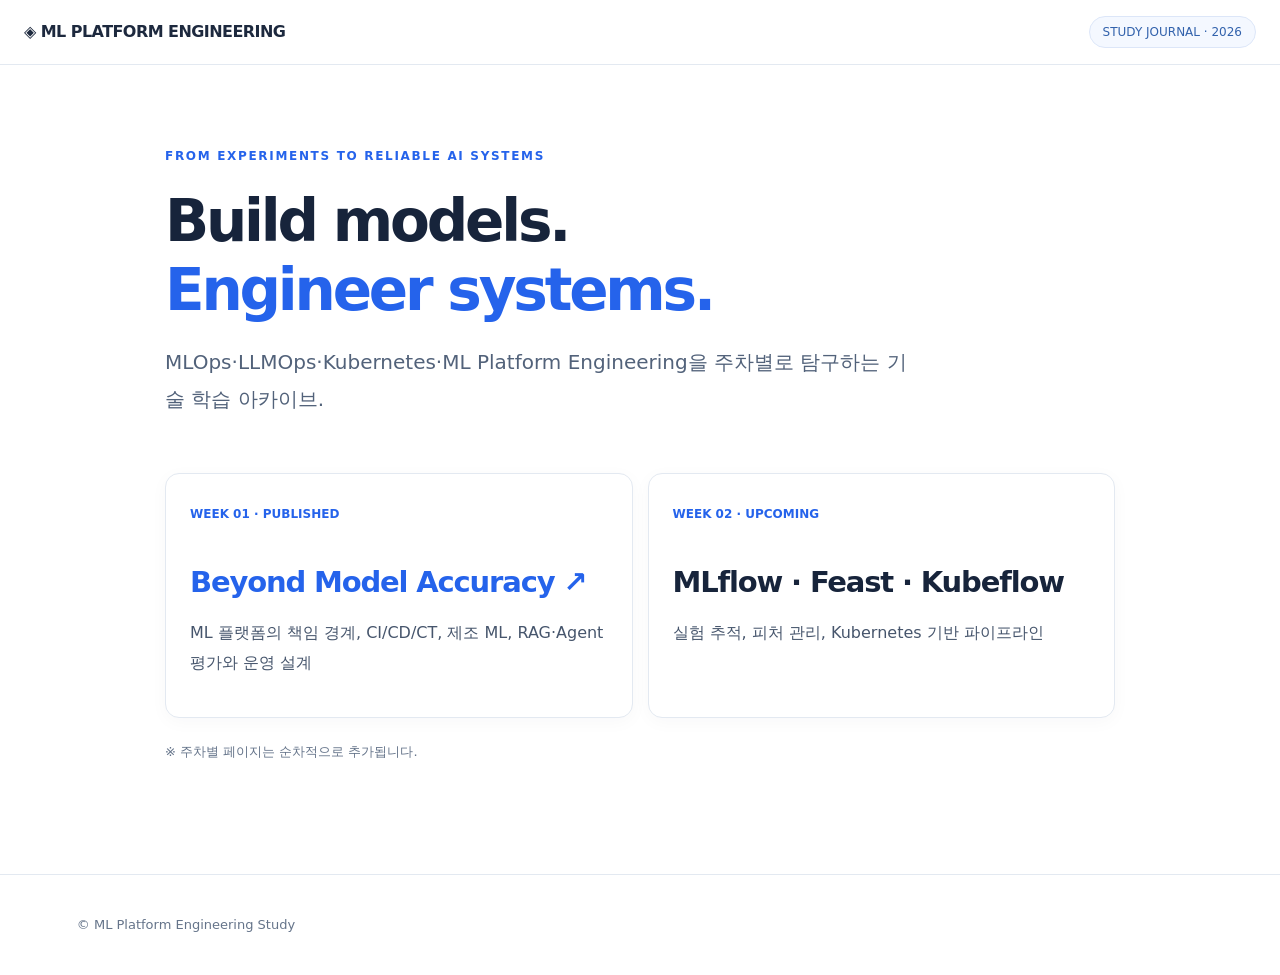
<file: index.html>
<!doctype html><html lang="ko"><head><meta charset="utf-8"><meta name="viewport" content="width=device-width,initial-scale=1"><title>ML Platform Engineering Study</title><link rel="stylesheet" href="assets/style.css"></head><body><header><span class="brand">◈ ML PLATFORM ENGINEERING</span><span class="pill">STUDY JOURNAL · 2026</span></header><div style="max-width:1000px;margin:auto;padding:80px 25px"><div class="eyebrow">FROM EXPERIMENTS TO RELIABLE AI SYSTEMS</div><h1>Build models.<br><span style="color:var(--a)">Engineer systems.</span></h1><p class="lead">MLOps·LLMOps·Kubernetes·ML Platform Engineering을 주차별로 탐구하는 기술 학습 아카이브.</p><div class="grid" style="margin-top:55px"><a class="card" style="text-decoration:none" href="weeks/week-01/"><span class="tag">WEEK 01 · PUBLISHED</span><h2 style="border:0;margin:15px 0">Beyond Model Accuracy ↗</h2><p>ML 플랫폼의 책임 경계, CI/CD/CT, 제조 ML, RAG·Agent 평가와 운영 설계</p></a><div class="card"><span class="tag">WEEK 02 · UPCOMING</span><h2 style="border:0;margin:15px 0">MLflow · Feast · Kubeflow</h2><p>실험 추적, 피처 관리, Kubernetes 기반 파이프라인</p></div></div><p class="meta">※ 주차별 페이지는 순차적으로 추가됩니다.</p></div><footer>© ML Platform Engineering Study</footer></body></html>
</file>
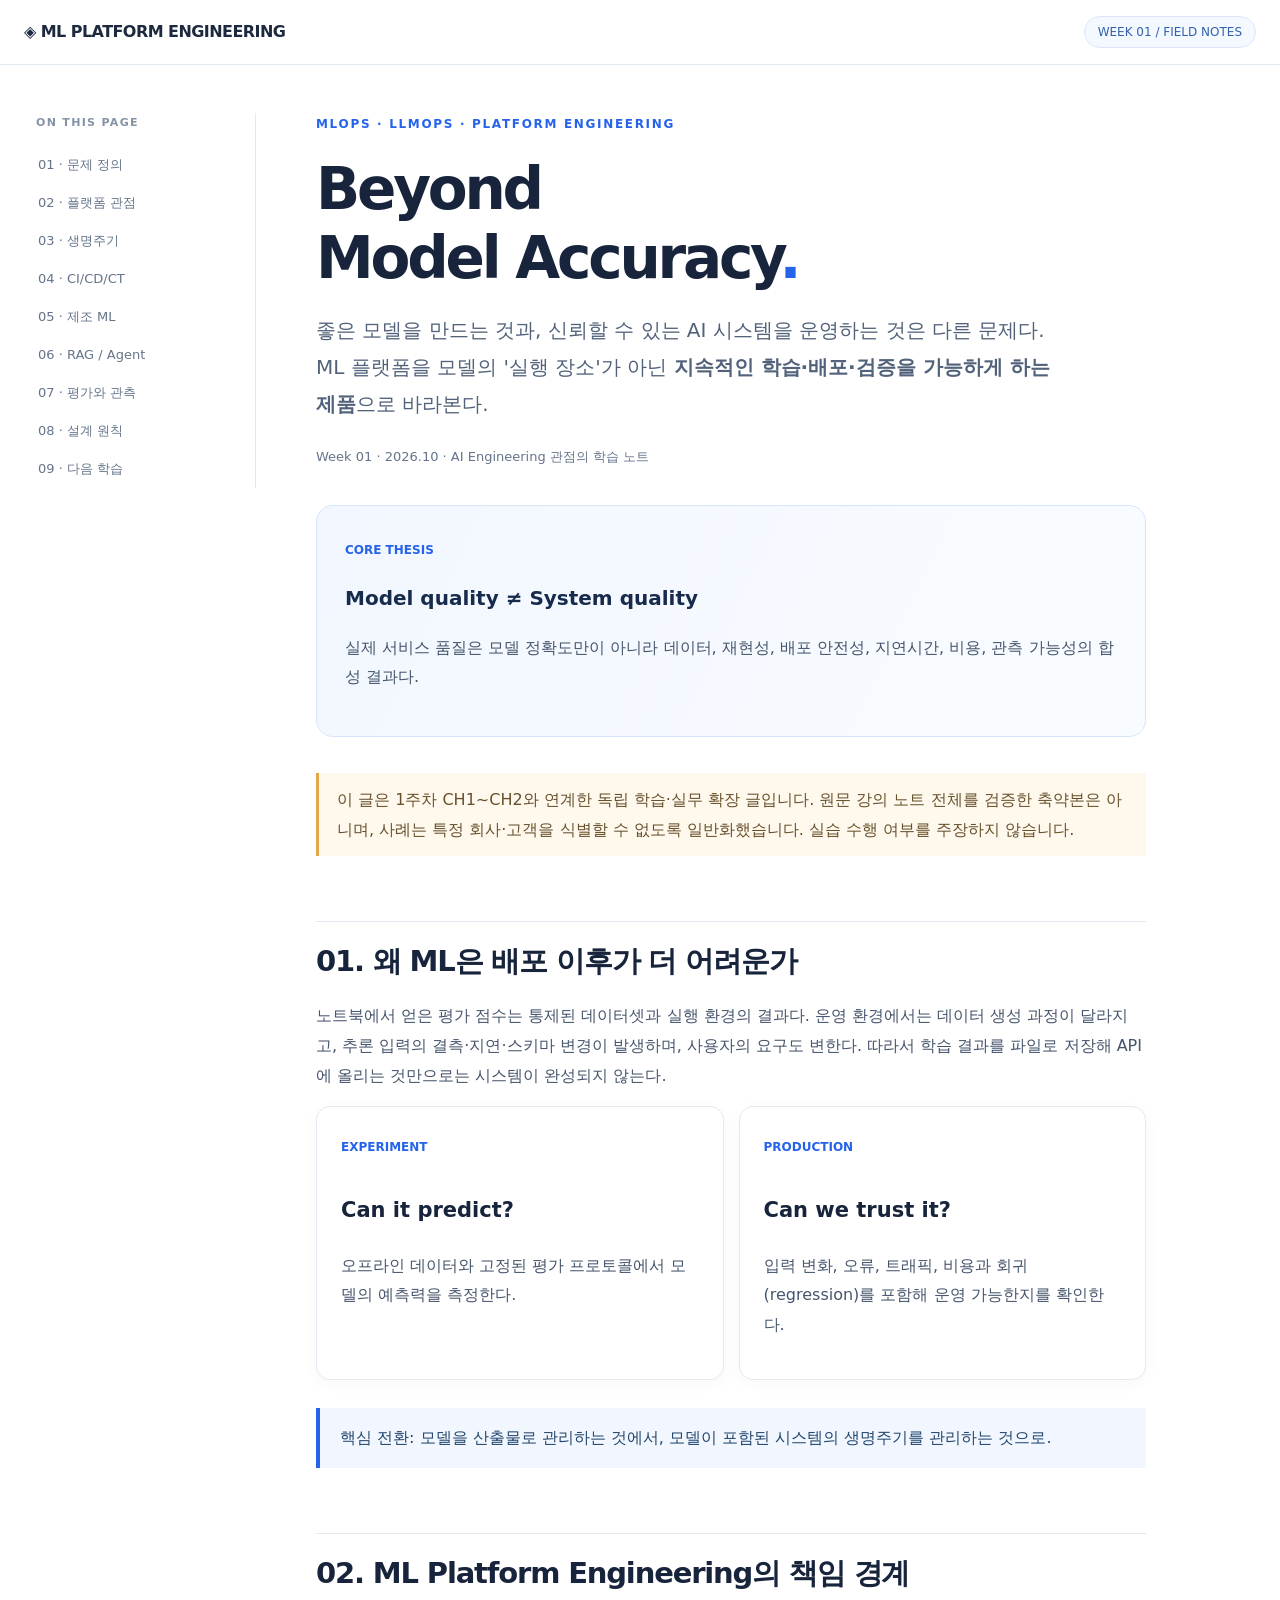
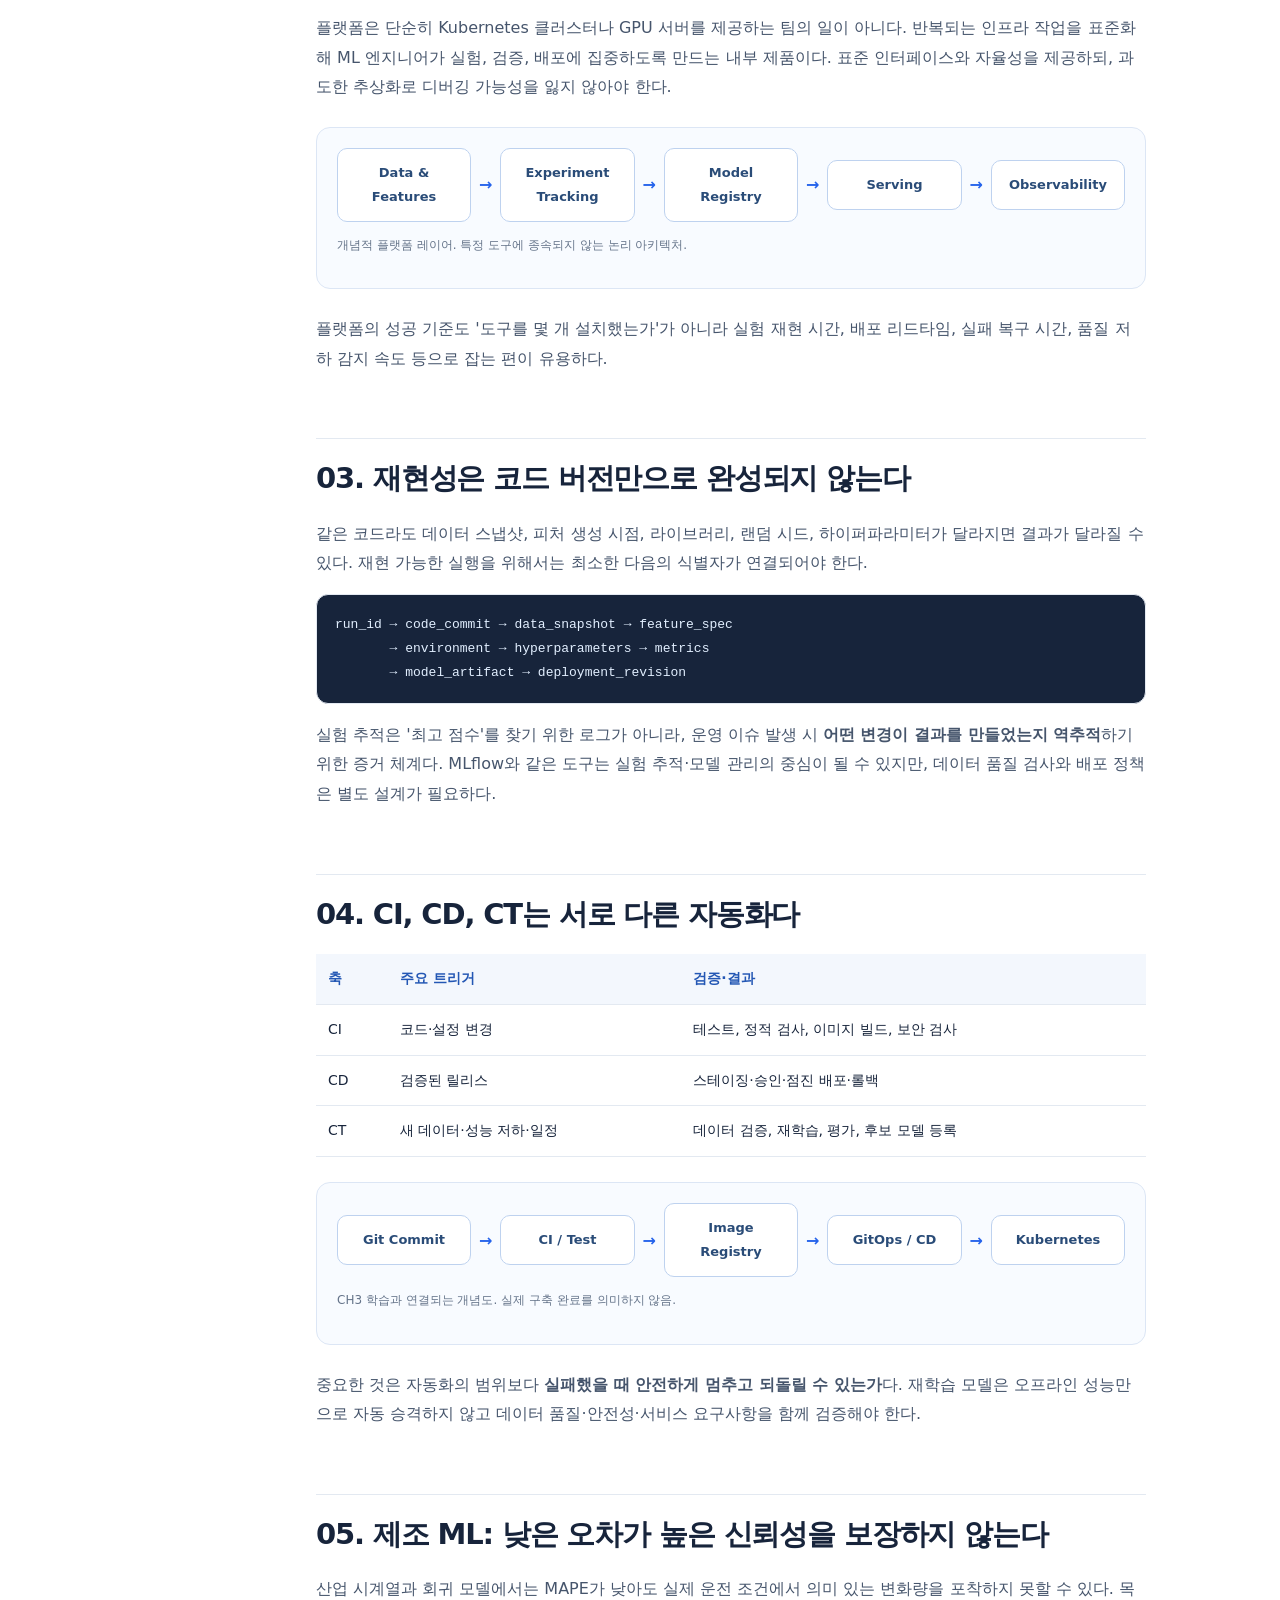
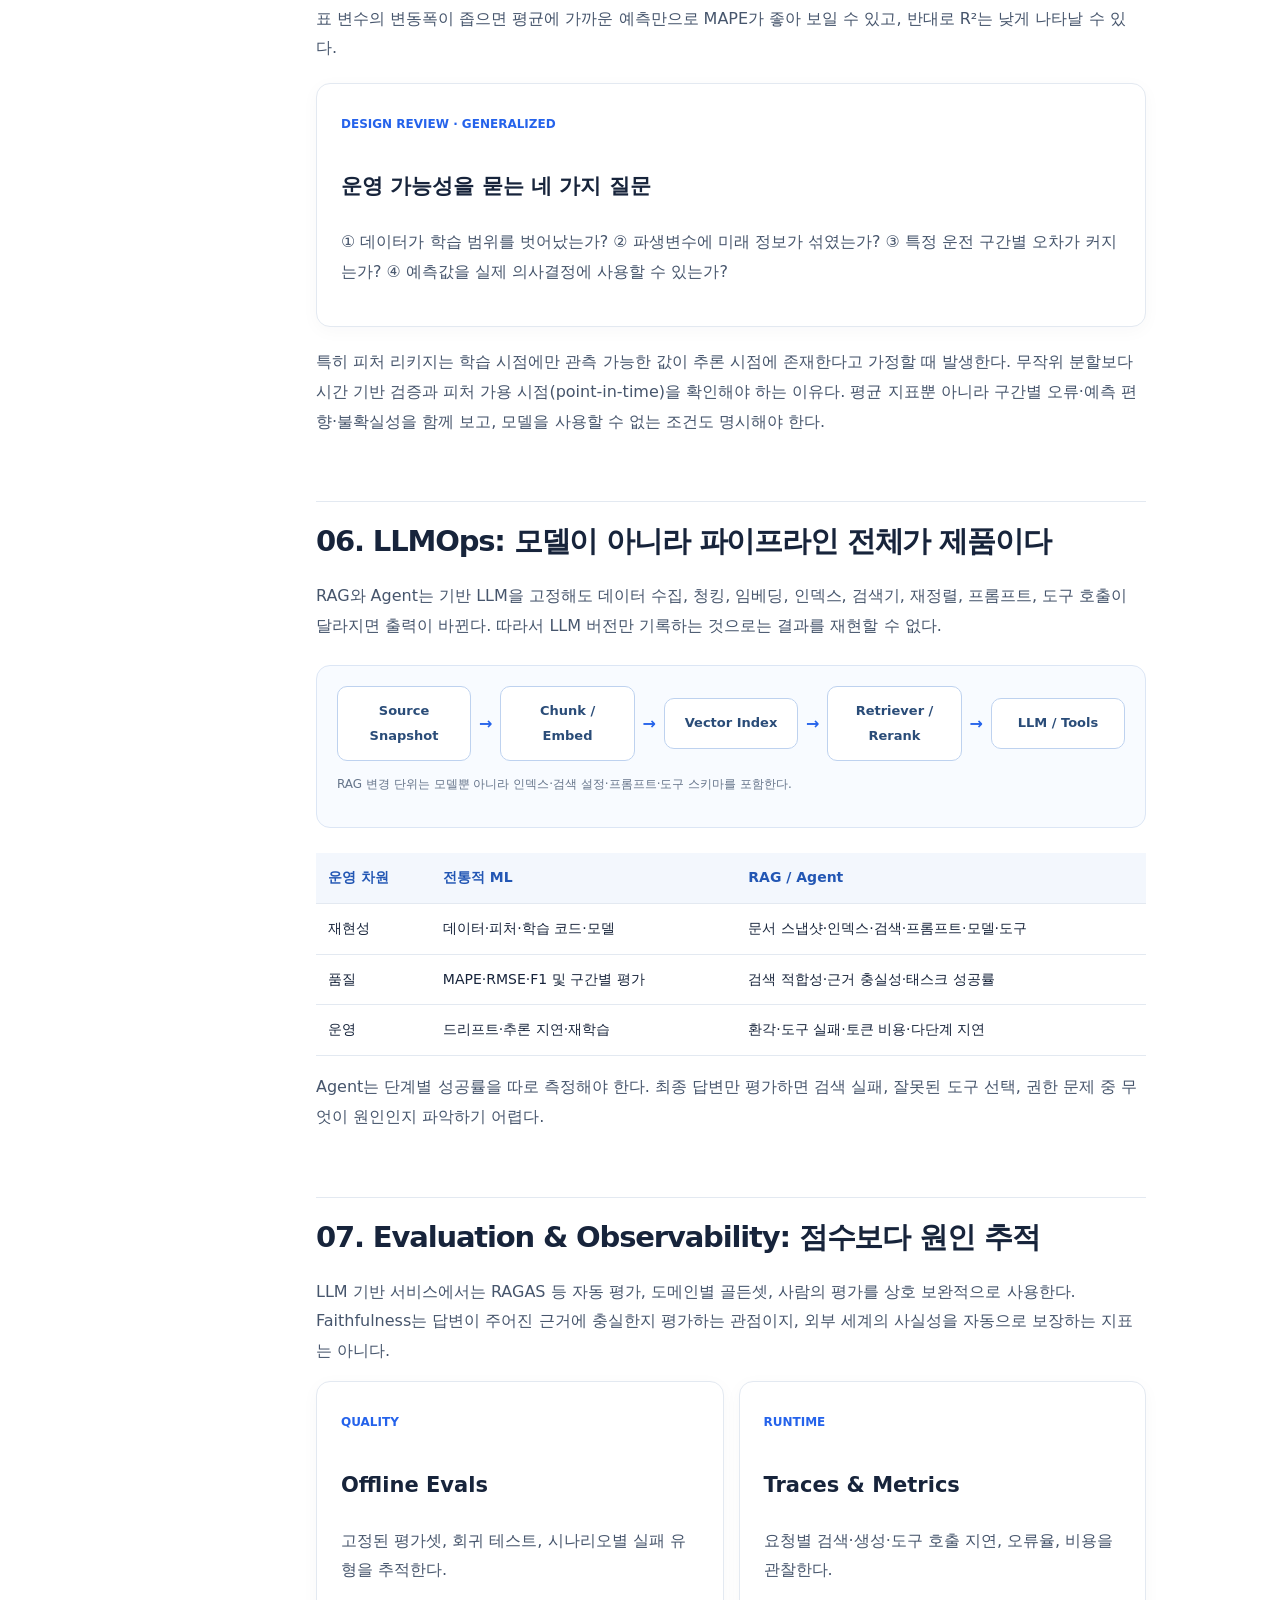
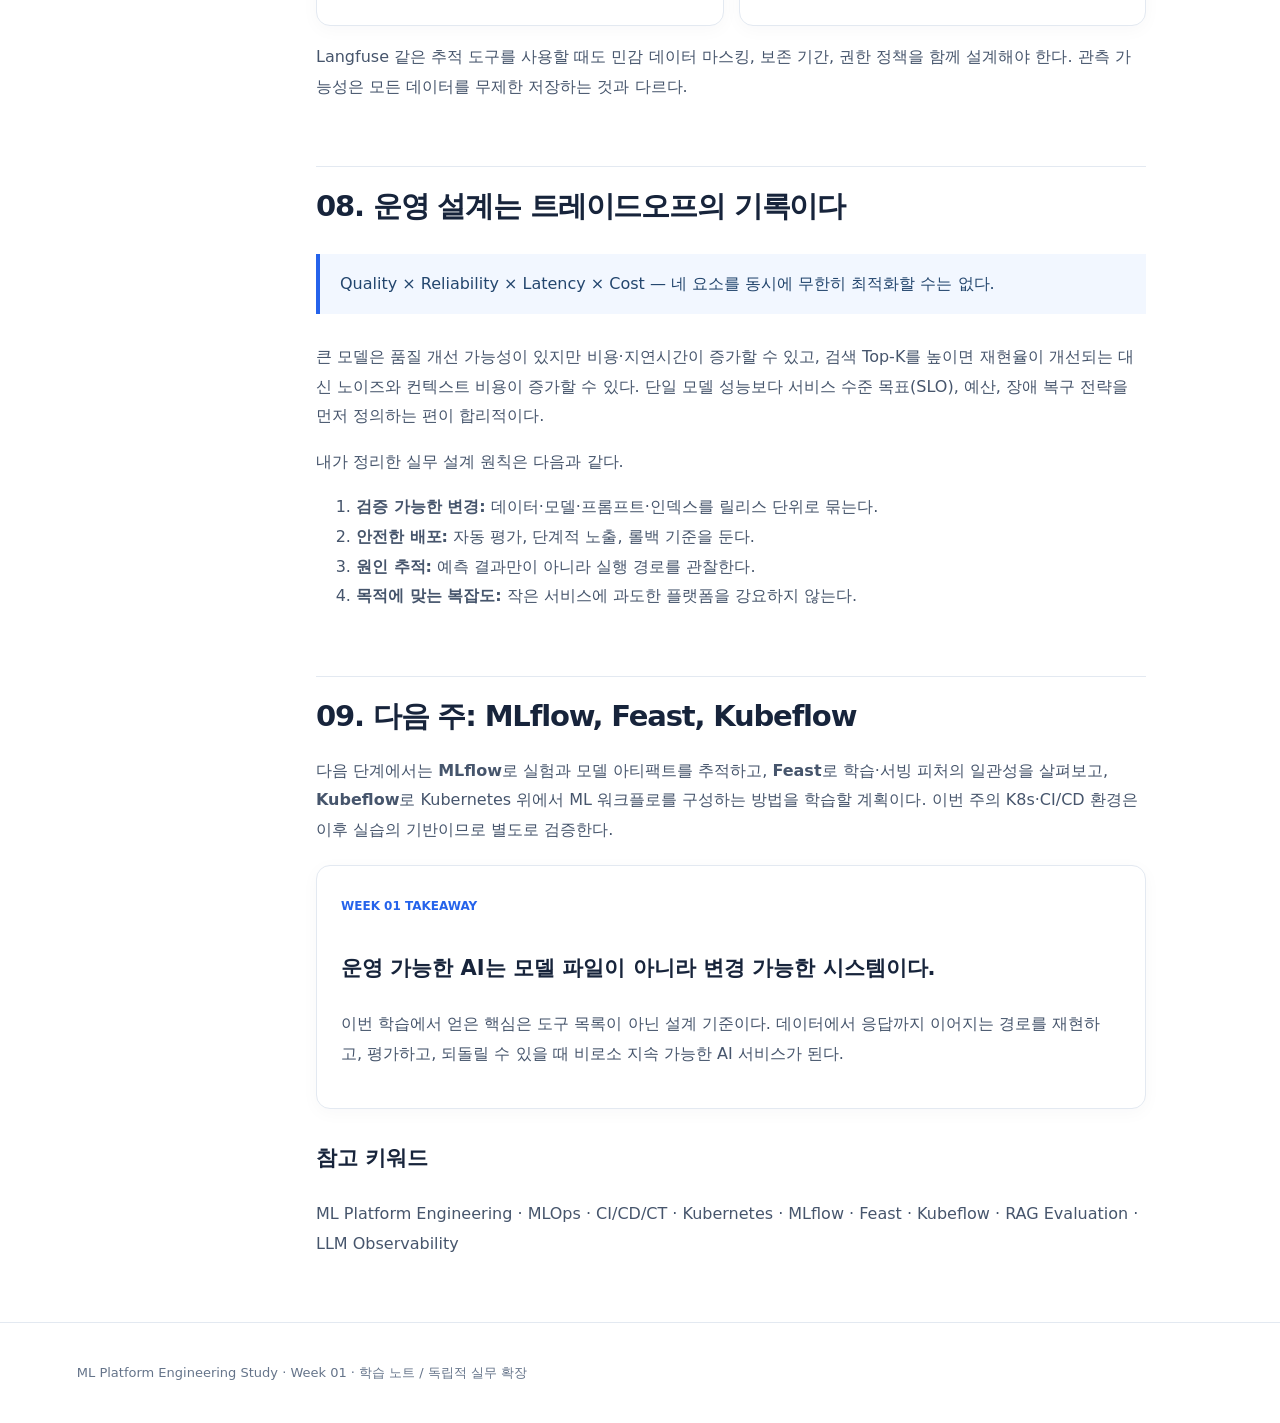
<file: weeks/week-01/index.html>
<!doctype html><html lang="ko"><head><meta charset="utf-8"><meta name="viewport" content="width=device-width,initial-scale=1"><meta name="description" content="ML Platform Engineering Study — Week 01: MLOps와 LLMOps를 실무 시스템 관점에서 깊게 이해하기"><title>Week 01 | Beyond Model Accuracy</title><link rel="stylesheet" href="../../assets/style.css"></head><body><header><a class="brand" href="../../">◈ ML PLATFORM ENGINEERING</a><span class="pill">WEEK 01 / FIELD NOTES</span></header><div class="layout"><aside aria-label="문서 목차"><a href="#intro">01 · 문제 정의</a><a href="#platform">02 · 플랫폼 관점</a><a href="#lifecycle">03 · 생명주기</a><a href="#cicd">04 · CI/CD/CT</a><a href="#ml">05 · 제조 ML</a><a href="#llm">06 · RAG / Agent</a><a href="#evaluation">07 · 평가와 관측</a><a href="#tradeoff">08 · 설계 원칙</a><a href="#next">09 · 다음 학습</a></aside><main><div class="eyebrow">MLOPS · LLMOPS · PLATFORM ENGINEERING</div><h1>Beyond<br>Model Accuracy<span style="color:var(--a)">.</span></h1><p class="lead">좋은 모델을 만드는 것과, 신뢰할 수 있는 AI 시스템을 운영하는 것은 다른 문제다. ML 플랫폼을 모델의 '실행 장소'가 아닌 <b>지속적인 학습·배포·검증을 가능하게 하는 제품</b>으로 바라본다.</p><div class="meta">Week 01 · 2026.10 · AI Engineering 관점의 학습 노트</div><div class="hero"><span class="tag">CORE THESIS</span><p><strong>Model quality ≠ System quality</strong></p><p>실제 서비스 품질은 모델 정확도만이 아니라 데이터, 재현성, 배포 안전성, 지연시간, 비용, 관측 가능성의 합성 결과다.</p></div><div class="warn">이 글은 1주차 CH1~CH2와 연계한 독립 학습·실무 확장 글입니다. 원문 강의 노트 전체를 검증한 축약본은 아니며, 사례는 특정 회사·고객을 식별할 수 없도록 일반화했습니다. 실습 수행 여부를 주장하지 않습니다.</div>
<section id="intro"><h2>01. 왜 ML은 배포 이후가 더 어려운가</h2><p>노트북에서 얻은 평가 점수는 통제된 데이터셋과 실행 환경의 결과다. 운영 환경에서는 데이터 생성 과정이 달라지고, 추론 입력의 결측·지연·스키마 변경이 발생하며, 사용자의 요구도 변한다. 따라서 학습 결과를 파일로 저장해 API에 올리는 것만으로는 시스템이 완성되지 않는다.</p><div class="grid"><div class="card"><span class="tag">EXPERIMENT</span><h3>Can it predict?</h3><p>오프라인 데이터와 고정된 평가 프로토콜에서 모델의 예측력을 측정한다.</p></div><div class="card"><span class="tag">PRODUCTION</span><h3>Can we trust it?</h3><p>입력 변화, 오류, 트래픽, 비용과 회귀(regression)를 포함해 운영 가능한지를 확인한다.</p></div></div><blockquote>핵심 전환: 모델을 산출물로 관리하는 것에서, 모델이 포함된 시스템의 생명주기를 관리하는 것으로.</blockquote></section>
<section id="platform"><h2>02. ML Platform Engineering의 책임 경계</h2><p>플랫폼은 단순히 Kubernetes 클러스터나 GPU 서버를 제공하는 팀의 일이 아니다. 반복되는 인프라 작업을 표준화해 ML 엔지니어가 실험, 검증, 배포에 집중하도록 만드는 내부 제품이다. 표준 인터페이스와 자율성을 제공하되, 과도한 추상화로 디버깅 가능성을 잃지 않아야 한다.</p><div class="diagram"><div class="flow"><div class="node">Data & Features</div><span class="arrow">→</span><div class="node">Experiment Tracking</div><span class="arrow">→</span><div class="node">Model Registry</div><span class="arrow">→</span><div class="node">Serving</div><span class="arrow">→</span><div class="node">Observability</div></div><p class="caption">개념적 플랫폼 레이어. 특정 도구에 종속되지 않는 논리 아키텍처.</p></div><p>플랫폼의 성공 기준도 '도구를 몇 개 설치했는가'가 아니라 실험 재현 시간, 배포 리드타임, 실패 복구 시간, 품질 저하 감지 속도 등으로 잡는 편이 유용하다.</p></section>
<section id="lifecycle"><h2>03. 재현성은 코드 버전만으로 완성되지 않는다</h2><p>같은 코드라도 데이터 스냅샷, 피처 생성 시점, 라이브러리, 랜덤 시드, 하이퍼파라미터가 달라지면 결과가 달라질 수 있다. 재현 가능한 실행을 위해서는 최소한 다음의 식별자가 연결되어야 한다.</p><pre>run_id → code_commit → data_snapshot → feature_spec
       → environment → hyperparameters → metrics
       → model_artifact → deployment_revision</pre><p>실험 추적은 '최고 점수'를 찾기 위한 로그가 아니라, 운영 이슈 발생 시 <b>어떤 변경이 결과를 만들었는지 역추적</b>하기 위한 증거 체계다. MLflow와 같은 도구는 실험 추적·모델 관리의 중심이 될 수 있지만, 데이터 품질 검사와 배포 정책은 별도 설계가 필요하다.</p></section>
<section id="cicd"><h2>04. CI, CD, CT는 서로 다른 자동화다</h2><div class="tablewrap"><table><thead><tr><th>축</th><th>주요 트리거</th><th>검증·결과</th></tr></thead><tbody><tr><td>CI</td><td>코드·설정 변경</td><td>테스트, 정적 검사, 이미지 빌드, 보안 검사</td></tr><tr><td>CD</td><td>검증된 릴리스</td><td>스테이징·승인·점진 배포·롤백</td></tr><tr><td>CT</td><td>새 데이터·성능 저하·일정</td><td>데이터 검증, 재학습, 평가, 후보 모델 등록</td></tr></tbody></table></div><div class="diagram"><div class="flow"><div class="node">Git Commit</div><span class="arrow">→</span><div class="node">CI / Test</div><span class="arrow">→</span><div class="node">Image Registry</div><span class="arrow">→</span><div class="node">GitOps / CD</div><span class="arrow">→</span><div class="node">Kubernetes</div></div><p class="caption">CH3 학습과 연결되는 개념도. 실제 구축 완료를 의미하지 않음.</p></div><p>중요한 것은 자동화의 범위보다 <b>실패했을 때 안전하게 멈추고 되돌릴 수 있는가</b>다. 재학습 모델은 오프라인 성능만으로 자동 승격하지 않고 데이터 품질·안전성·서비스 요구사항을 함께 검증해야 한다.</p></section>
<section id="ml"><h2>05. 제조 ML: 낮은 오차가 높은 신뢰성을 보장하지 않는다</h2><p>산업 시계열과 회귀 모델에서는 MAPE가 낮아도 실제 운전 조건에서 의미 있는 변화량을 포착하지 못할 수 있다. 목표 변수의 변동폭이 좁으면 평균에 가까운 예측만으로 MAPE가 좋아 보일 수 있고, 반대로 R²는 낮게 나타날 수 있다.</p><div class="card"><span class="tag">DESIGN REVIEW · GENERALIZED</span><h3>운영 가능성을 묻는 네 가지 질문</h3><p>① 데이터가 학습 범위를 벗어났는가? ② 파생변수에 미래 정보가 섞였는가? ③ 특정 운전 구간별 오차가 커지는가? ④ 예측값을 실제 의사결정에 사용할 수 있는가?</p></div><p>특히 피처 리키지는 학습 시점에만 관측 가능한 값이 추론 시점에 존재한다고 가정할 때 발생한다. 무작위 분할보다 시간 기반 검증과 피처 가용 시점(point-in-time)을 확인해야 하는 이유다. 평균 지표뿐 아니라 구간별 오류·예측 편향·불확실성을 함께 보고, 모델을 사용할 수 없는 조건도 명시해야 한다.</p></section>
<section id="llm"><h2>06. LLMOps: 모델이 아니라 파이프라인 전체가 제품이다</h2><p>RAG와 Agent는 기반 LLM을 고정해도 데이터 수집, 청킹, 임베딩, 인덱스, 검색기, 재정렬, 프롬프트, 도구 호출이 달라지면 출력이 바뀐다. 따라서 LLM 버전만 기록하는 것으로는 결과를 재현할 수 없다.</p><div class="diagram"><div class="flow"><div class="node">Source<br>Snapshot</div><span class="arrow">→</span><div class="node">Chunk / Embed</div><span class="arrow">→</span><div class="node">Vector Index</div><span class="arrow">→</span><div class="node">Retriever / Rerank</div><span class="arrow">→</span><div class="node">LLM / Tools</div></div><p class="caption">RAG 변경 단위는 모델뿐 아니라 인덱스·검색 설정·프롬프트·도구 스키마를 포함한다.</p></div><div class="tablewrap"><table><thead><tr><th>운영 차원</th><th>전통적 ML</th><th>RAG / Agent</th></tr></thead><tbody><tr><td>재현성</td><td>데이터·피처·학습 코드·모델</td><td>문서 스냅샷·인덱스·검색·프롬프트·모델·도구</td></tr><tr><td>품질</td><td>MAPE·RMSE·F1 및 구간별 평가</td><td>검색 적합성·근거 충실성·태스크 성공률</td></tr><tr><td>운영</td><td>드리프트·추론 지연·재학습</td><td>환각·도구 실패·토큰 비용·다단계 지연</td></tr></tbody></table></div><p>Agent는 단계별 성공률을 따로 측정해야 한다. 최종 답변만 평가하면 검색 실패, 잘못된 도구 선택, 권한 문제 중 무엇이 원인인지 파악하기 어렵다.</p></section>
<section id="evaluation"><h2>07. Evaluation & Observability: 점수보다 원인 추적</h2><p>LLM 기반 서비스에서는 RAGAS 등 자동 평가, 도메인별 골든셋, 사람의 평가를 상호 보완적으로 사용한다. Faithfulness는 답변이 주어진 근거에 충실한지 평가하는 관점이지, 외부 세계의 사실성을 자동으로 보장하는 지표는 아니다.</p><div class="grid"><div class="card"><span class="tag">QUALITY</span><h3>Offline Evals</h3><p>고정된 평가셋, 회귀 테스트, 시나리오별 실패 유형을 추적한다.</p></div><div class="card"><span class="tag">RUNTIME</span><h3>Traces & Metrics</h3><p>요청별 검색·생성·도구 호출 지연, 오류율, 비용을 관찰한다.</p></div></div><p>Langfuse 같은 추적 도구를 사용할 때도 민감 데이터 마스킹, 보존 기간, 권한 정책을 함께 설계해야 한다. 관측 가능성은 모든 데이터를 무제한 저장하는 것과 다르다.</p></section>
<section id="tradeoff"><h2>08. 운영 설계는 트레이드오프의 기록이다</h2><blockquote>Quality × Reliability × Latency × Cost — 네 요소를 동시에 무한히 최적화할 수는 없다.</blockquote><p>큰 모델은 품질 개선 가능성이 있지만 비용·지연시간이 증가할 수 있고, 검색 Top-K를 높이면 재현율이 개선되는 대신 노이즈와 컨텍스트 비용이 증가할 수 있다. 단일 모델 성능보다 서비스 수준 목표(SLO), 예산, 장애 복구 전략을 먼저 정의하는 편이 합리적이다.</p><p>내가 정리한 실무 설계 원칙은 다음과 같다.</p><ol><li><b>검증 가능한 변경:</b> 데이터·모델·프롬프트·인덱스를 릴리스 단위로 묶는다.</li><li><b>안전한 배포:</b> 자동 평가, 단계적 노출, 롤백 기준을 둔다.</li><li><b>원인 추적:</b> 예측 결과만이 아니라 실행 경로를 관찰한다.</li><li><b>목적에 맞는 복잡도:</b> 작은 서비스에 과도한 플랫폼을 강요하지 않는다.</li></ol></section>
<section id="next"><h2>09. 다음 주: MLflow, Feast, Kubeflow</h2><p>다음 단계에서는 <b>MLflow</b>로 실험과 모델 아티팩트를 추적하고, <b>Feast</b>로 학습·서빙 피처의 일관성을 살펴보고, <b>Kubeflow</b>로 Kubernetes 위에서 ML 워크플로를 구성하는 방법을 학습할 계획이다. 이번 주의 K8s·CI/CD 환경은 이후 실습의 기반이므로 별도로 검증한다.</p><div class="card"><span class="tag">WEEK 01 TAKEAWAY</span><h3>운영 가능한 AI는 모델 파일이 아니라 변경 가능한 시스템이다.</h3><p>이번 학습에서 얻은 핵심은 도구 목록이 아닌 설계 기준이다. 데이터에서 응답까지 이어지는 경로를 재현하고, 평가하고, 되돌릴 수 있을 때 비로소 지속 가능한 AI 서비스가 된다.</p></div><h3>참고 키워드</h3><p>ML Platform Engineering · MLOps · CI/CD/CT · Kubernetes · MLflow · Feast · Kubeflow · RAG Evaluation · LLM Observability</p></section></main></div><footer>ML Platform Engineering Study · Week 01 · 학습 노트 / 독립적 실무 확장</footer></body></html>
</file>
<file: assets/style.css>
:root{color-scheme:light;--bg:#fff;--panel:#f8fafc;--ink:#17243b;--muted:#65748a;--line:#e3e9f1;--a:#2563eb;--b:#2563eb}*{box-sizing:border-box}html{scroll-behavior:smooth}body{margin:0;background:var(--bg);color:var(--ink);font:16px/1.85 system-ui,-apple-system,"Noto Sans KR",sans-serif}a{color:var(--a)}header{position:sticky;top:0;z-index:10;background:#fffffff2;backdrop-filter:blur(12px);border-bottom:1px solid var(--line);padding:16px max(24px,calc((100vw - 1260px)/2));display:flex;justify-content:space-between;align-items:center;gap:20px}header a{text-decoration:none}.brand{font-weight:850;color:#1d293e;letter-spacing:-.035em}.pill{border:1px solid #dce6f8;border-radius:50px;padding:4px 13px;font-size:12px;color:#3262ac;background:#f4f8ff}.layout{max-width:1280px;margin:auto;display:grid;grid-template-columns:230px minmax(0,1fr);gap:60px;padding:48px 26px}aside{position:sticky;top:100px;align-self:start;border-right:1px solid var(--line);padding-right:16px}aside:before{content:"ON THIS PAGE";display:block;font-size:11px;letter-spacing:.12em;font-weight:800;color:#8593a7;margin:0 0 12px 10px}aside a{display:block;padding:7px 10px;color:var(--muted);text-decoration:none;font-size:13px;border-left:2px solid transparent}aside a:hover{color:var(--a);border-color:var(--a);background:#f4f8ff}main{min-width:0;max-width:830px}.eyebrow{color:var(--a);font-size:12px;font-weight:800;letter-spacing:.14em}h1{font-size:clamp(34px,5vw,58px);line-height:1.18;letter-spacing:-.055em;margin:20px 0}h2{font-size:29px;line-height:1.35;letter-spacing:-.04em;margin:65px 0 20px;padding-top:20px;border-top:1px solid var(--line)}h3{font-size:21px;margin-top:30px}p,li{color:#46556c}.lead{font-size:20px;color:#52627a;max-width:760px}.meta{color:var(--muted);font-size:13px;margin:22px 0 30px}.hero{padding:28px;border:1px solid #d7e5fb;border-radius:17px;background:linear-gradient(115deg,#f2f7ff,#f9fcff);margin:36px 0}.hero strong{font-size:20px;color:#172b4c}.card{padding:24px;border:1px solid var(--line);background:#fff;border-radius:14px;margin:20px 0;box-shadow:0 4px 18px #12264b08}.grid{display:grid;grid-template-columns:repeat(2,minmax(0,1fr));gap:15px}.grid .card{margin:0}.tag{font-size:12px;color:var(--a);font-weight:800}.diagram{background:#f8fbff;border:1px solid #dce6f5;border-radius:14px;padding:20px;margin:25px 0;overflow:auto}.flow{display:flex;flex-wrap:wrap;align-items:center;gap:8px}.node{border:1px solid #bed2ef;background:#fff;padding:12px 14px;border-radius:10px;text-align:center;flex:1;min-width:120px;font-size:13px;font-weight:700;color:#2a4c78}.arrow{color:var(--a);font-weight:900}.caption{color:var(--muted);font-size:12px;margin-top:12px}.tablewrap{overflow:auto}table{width:100%;border-collapse:collapse;min-width:560px}th,td{text-align:left;border-bottom:1px solid var(--line);padding:12px;vertical-align:top;font-size:14px}th{color:#2357b4;background:#f3f7fd}blockquote{border-left:4px solid var(--a);padding:15px 20px;background:#f2f7ff;color:#23466e;margin:28px 0}code{background:#edf3fa;border-radius:4px;padding:2px 5px}pre{overflow:auto;padding:18px;background:#17243b;border:1px solid var(--line);border-radius:12px;color:#e2efff;font-size:13px}footer{padding:38px 6%;border-top:1px solid var(--line);color:var(--muted);font-size:13px}.warn{border-left:3px solid #e7a64c;padding:12px 18px;background:#fff9ed;color:#67512d}@media(max-width:850px){.layout{display:block;padding:26px 20px}aside{position:static;display:flex;overflow:auto;gap:4px;margin-bottom:34px;border-right:0;border-bottom:1px solid var(--line)}aside:before{display:none}aside a{white-space:nowrap;border-left:0;border-bottom:2px solid transparent}aside a:hover{border-bottom-color:var(--a)}.grid{grid-template-columns:1fr}h2{margin-top:52px}header{padding:14px 20px}}
</file>
